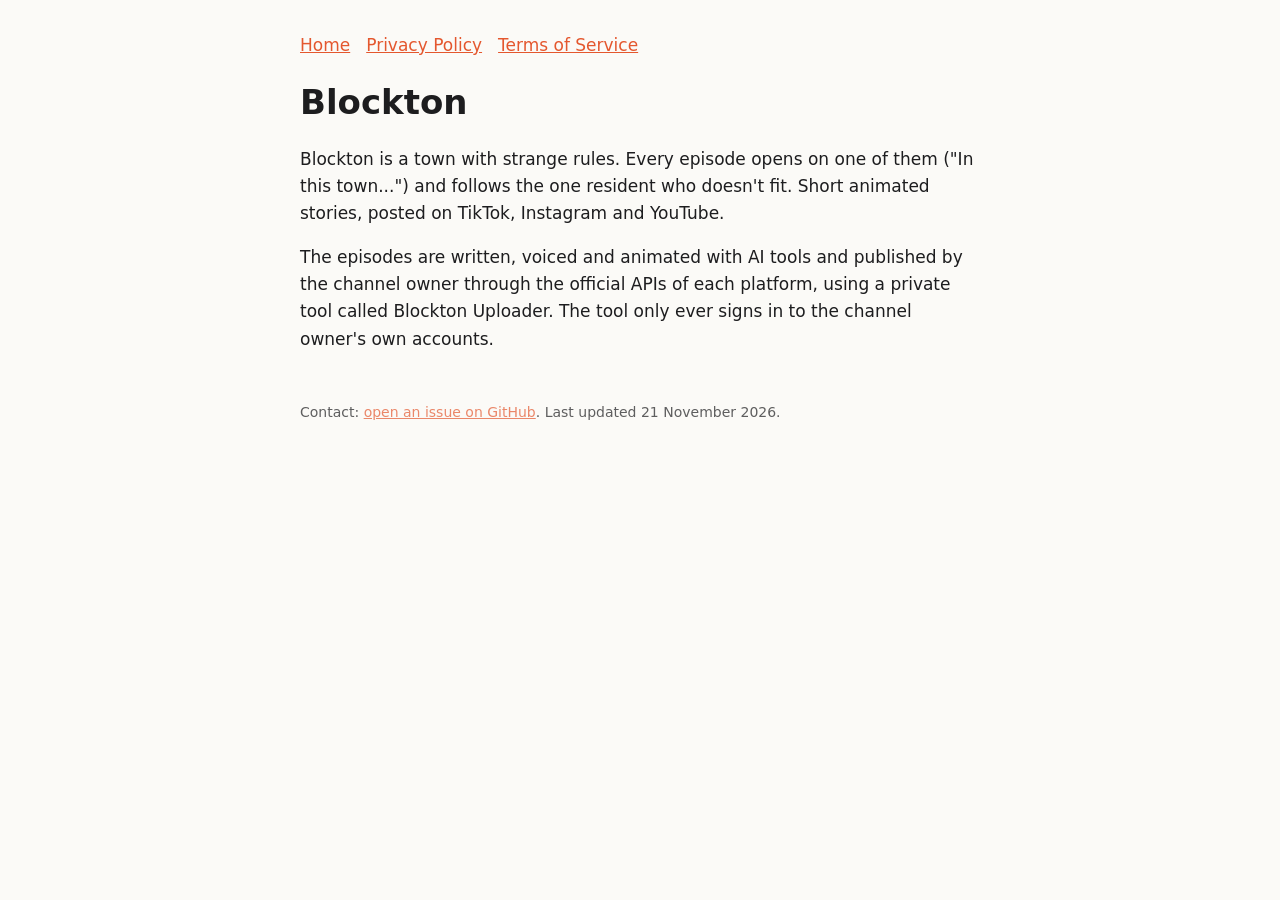
<file: index.html>
<!doctype html><html lang="en"><head><meta charset="utf-8"><meta name="viewport" content="width=device-width,initial-scale=1"><title>Blockton</title><link rel="stylesheet" href="style.css"></head><body>
<nav><a href="./">Home</a><a href="privacy.html">Privacy Policy</a><a href="terms.html">Terms of Service</a></nav>
<h1>Blockton</h1>
<p>Blockton is a town with strange rules. Every episode opens on one of them ("In this town...") and follows the one resident who doesn't fit. Short animated stories, posted on TikTok, Instagram and YouTube.</p>
<p>The episodes are written, voiced and animated with AI tools and published by the channel owner through the official APIs of each platform, using a private tool called Blockton Uploader. The tool only ever signs in to the channel owner's own accounts.</p>
<footer>Contact: <a href="https://github.com/jackon-jn/blockton/issues">open an issue on GitHub</a>. Last updated 21 November 2026.</footer>
</body></html>
</file>
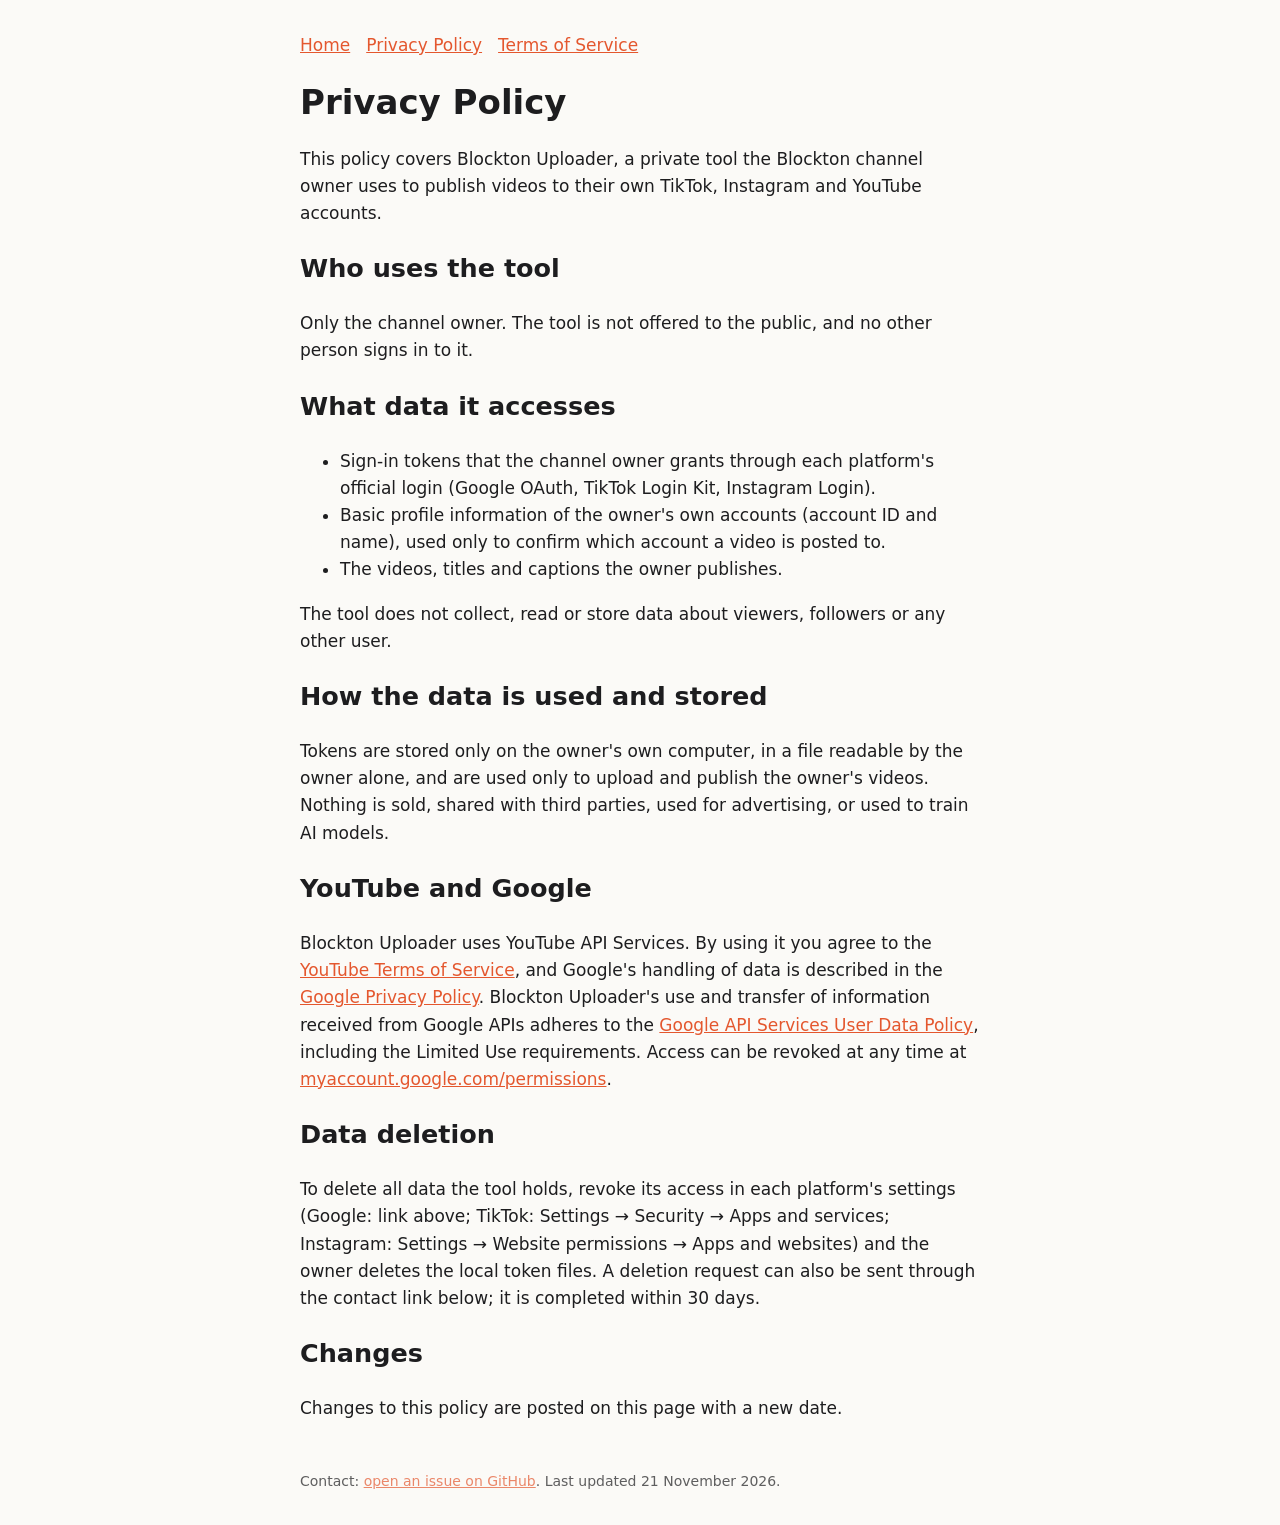
<file: privacy.html>
<!doctype html><html lang="en"><head><meta charset="utf-8"><meta name="viewport" content="width=device-width,initial-scale=1"><title>Privacy Policy – Blockton</title><link rel="stylesheet" href="style.css"></head><body>
<nav><a href="./">Home</a><a href="privacy.html">Privacy Policy</a><a href="terms.html">Terms of Service</a></nav>
<h1>Privacy Policy</h1>
<p>This policy covers Blockton Uploader, a private tool the Blockton channel owner uses to publish videos to their own TikTok, Instagram and YouTube accounts.</p>
<h2>Who uses the tool</h2>
<p>Only the channel owner. The tool is not offered to the public, and no other person signs in to it.</p>
<h2>What data it accesses</h2>
<ul>
<li>Sign-in tokens that the channel owner grants through each platform's official login (Google OAuth, TikTok Login Kit, Instagram Login).</li>
<li>Basic profile information of the owner's own accounts (account ID and name), used only to confirm which account a video is posted to.</li>
<li>The videos, titles and captions the owner publishes.</li>
</ul>
<p>The tool does not collect, read or store data about viewers, followers or any other user.</p>
<h2>How the data is used and stored</h2>
<p>Tokens are stored only on the owner's own computer, in a file readable by the owner alone, and are used only to upload and publish the owner's videos. Nothing is sold, shared with third parties, used for advertising, or used to train AI models.</p>
<h2>YouTube and Google</h2>
<p>Blockton Uploader uses YouTube API Services. By using it you agree to the <a href="https://www.youtube.com/t/terms">YouTube Terms of Service</a>, and Google's handling of data is described in the <a href="https://policies.google.com/privacy">Google Privacy Policy</a>. Blockton Uploader's use and transfer of information received from Google APIs adheres to the <a href="https://developers.google.com/terms/api-services-user-data-policy">Google API Services User Data Policy</a>, including the Limited Use requirements. Access can be revoked at any time at <a href="https://myaccount.google.com/permissions">myaccount.google.com/permissions</a>.</p>
<h2>Data deletion</h2>
<p>To delete all data the tool holds, revoke its access in each platform's settings (Google: link above; TikTok: Settings → Security → Apps and services; Instagram: Settings → Website permissions → Apps and websites) and the owner deletes the local token files. A deletion request can also be sent through the contact link below; it is completed within 30 days.</p>
<h2>Changes</h2>
<p>Changes to this policy are posted on this page with a new date.</p>
<footer>Contact: <a href="https://github.com/jackon-jn/blockton/issues">open an issue on GitHub</a>. Last updated 21 November 2026.</footer>
</body></html>
</file>
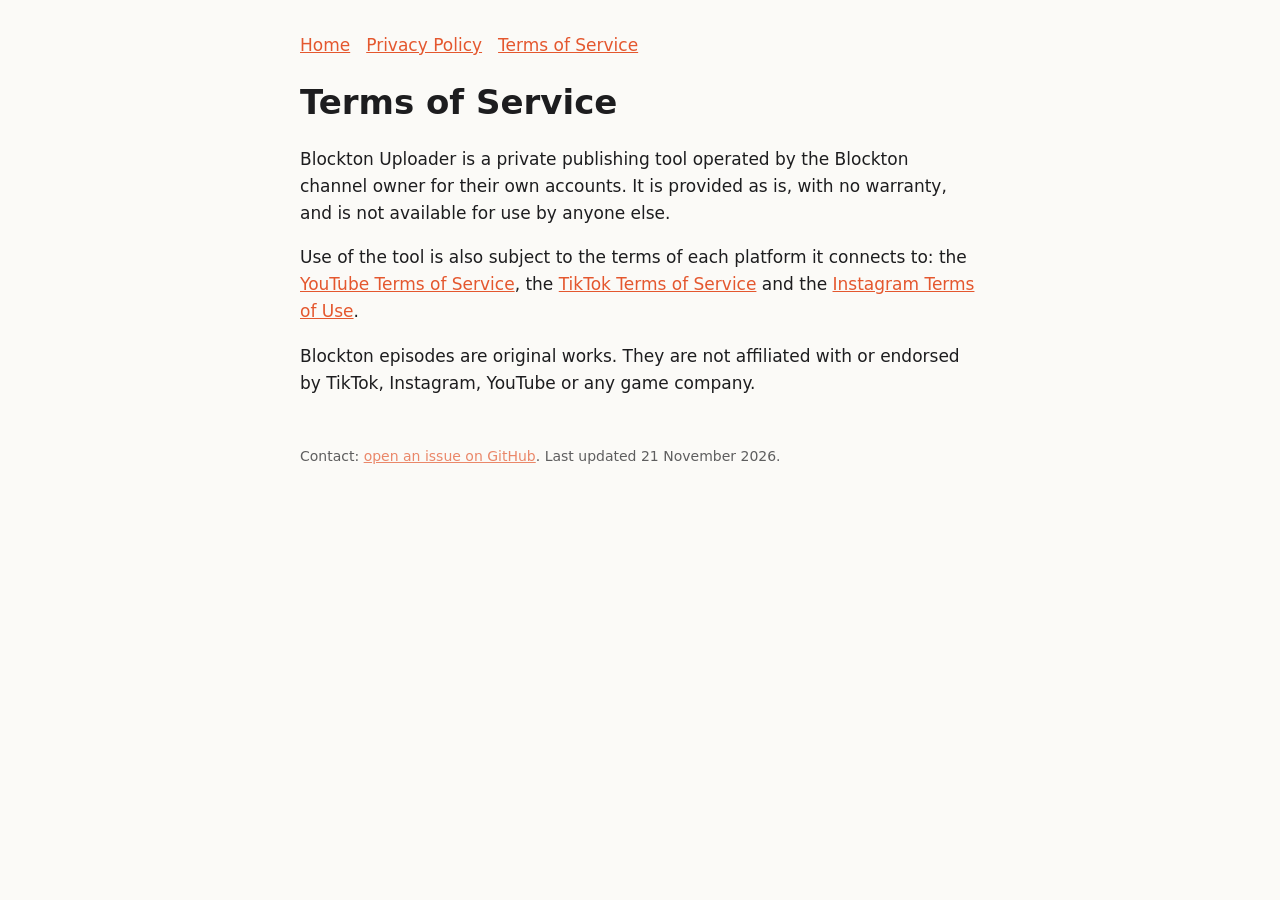
<file: terms.html>
<!doctype html><html lang="en"><head><meta charset="utf-8"><meta name="viewport" content="width=device-width,initial-scale=1"><title>Terms of Service – Blockton</title><link rel="stylesheet" href="style.css"></head><body>
<nav><a href="./">Home</a><a href="privacy.html">Privacy Policy</a><a href="terms.html">Terms of Service</a></nav>
<h1>Terms of Service</h1>
<p>Blockton Uploader is a private publishing tool operated by the Blockton channel owner for their own accounts. It is provided as is, with no warranty, and is not available for use by anyone else.</p>
<p>Use of the tool is also subject to the terms of each platform it connects to: the <a href="https://www.youtube.com/t/terms">YouTube Terms of Service</a>, the <a href="https://www.tiktok.com/legal/terms-of-service">TikTok Terms of Service</a> and the <a href="https://help.instagram.com/581066165581870">Instagram Terms of Use</a>.</p>
<p>Blockton episodes are original works. They are not affiliated with or endorsed by TikTok, Instagram, YouTube or any game company.</p>
<footer>Contact: <a href="https://github.com/jackon-jn/blockton/issues">open an issue on GitHub</a>. Last updated 21 November 2026.</footer>
</body></html>
</file>
<file: style.css>
:root{color-scheme:light dark;--fg:#1d1d1f;--bg:#fbfaf7;--accent:#e4572e}
@media (prefers-color-scheme:dark){:root{--fg:#ececec;--bg:#16161a}}
body{font:17px/1.6 system-ui,-apple-system,sans-serif;max-width:680px;margin:0 auto;padding:32px 16px;color:var(--fg);background:var(--bg)}
a{color:var(--accent)}h1{line-height:1.2}nav a{margin-right:16px}footer{margin-top:48px;font-size:14px;opacity:.7}
</file>
